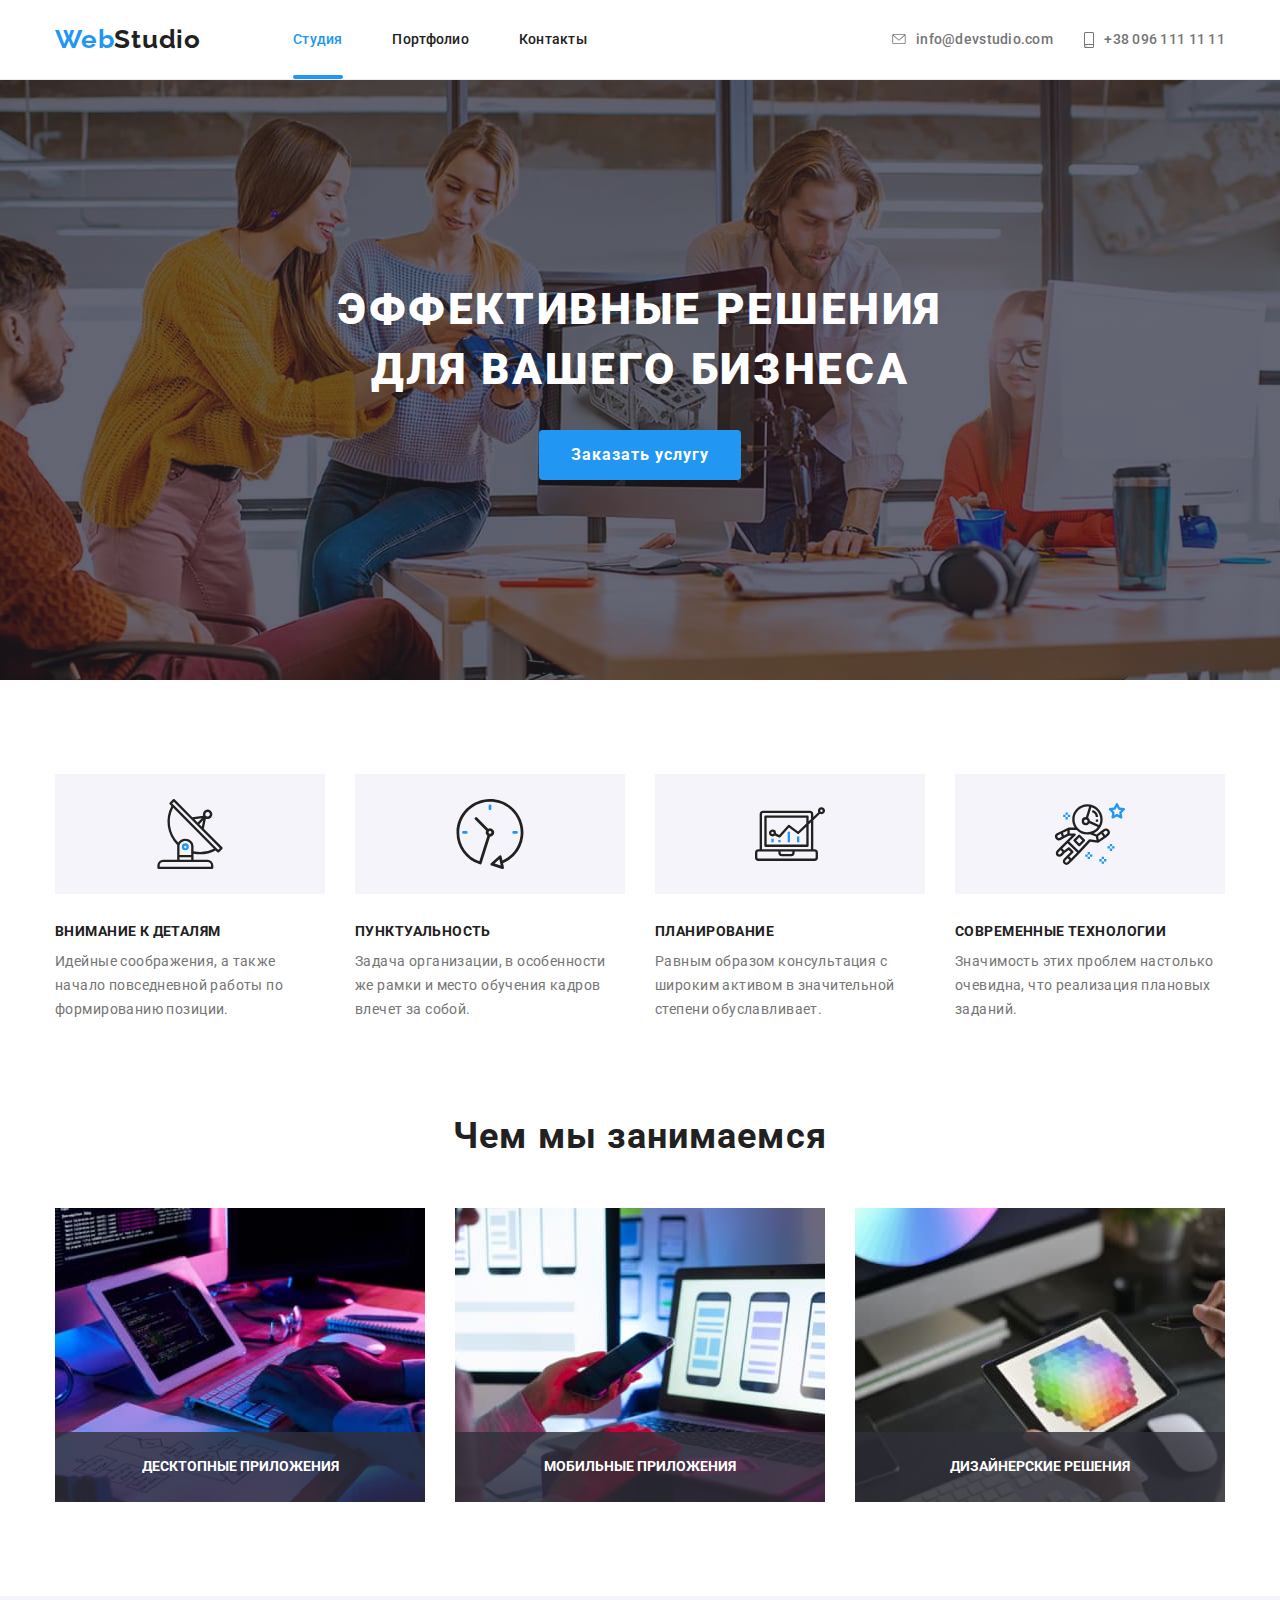
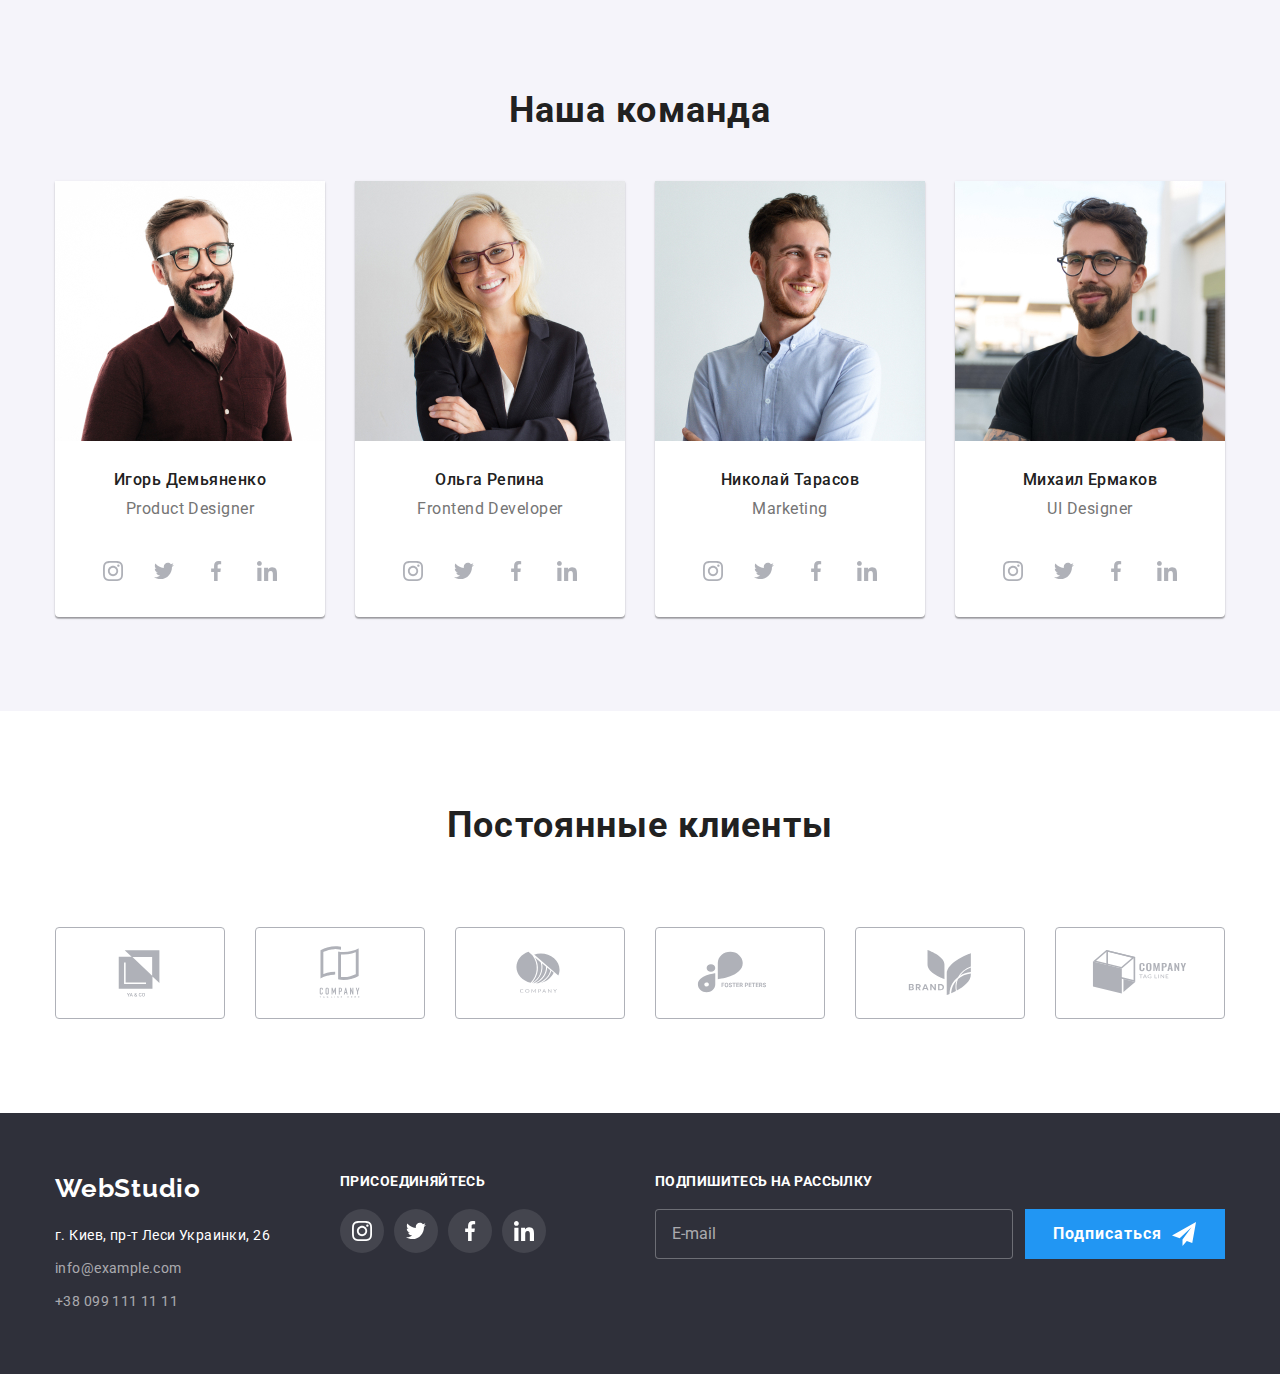
<file: index.html>
<!DOCTYPE html>
<html lang="ru">
<head>
    <meta charset="UTF-8">
    <meta http-equiv="X-UA-Compatible" content="IE=edge">
    <meta name="viewport" content="width=device-width, initial-scale=1.0">
    <title>GitHub/goit-markup-hw-08</title>   
    <link rel="stylesheet" href="https://cdnjs.cloudflare.com/ajax/libs/modern-normalize/1.0.0/modern-normalize.min.css"> 
    <link rel="stylesheet" href="https://fonts.googleapis.com/css2?family=Raleway:wght@700&family=Roboto:wght@400;500;700;900&display=swap">
    <link rel="stylesheet" href="./css/main.min.css">
</head>
<body>
    <header class="header ">
        <div class=" header__conteiner conteiner">
            <div class="header__navigation">
                <a class="header__logo" href="#"><span class="header__logo--blue">Web</span>Studio</a>
    
                <nav>
                    <ul class="site-nav list">
                        <li>
                            <a class="site-nav__link--active site-nav__link" href="#">Студия</a>
                        </li>
                        <li>
                            <a class="site-nav__link" href="./portfolio.html">Портфолио</a>
                        </li>
                        <li>
                            <a class="site-nav__link" href="#">Контакты</a>
                        </li>
                    </ul>
                </nav>
            </div>
    
            <button type="button" class="header__mobile-open">
                <svg class="header__mobile-svg" width="40px" height="40px">
                    <use href="./images/icons.svg#menu_mobile_brg_open"></use>
                </svg>
            </button>
    
            <ul class="contacts list">
                <li class="contacts__link">
                    <a class="contacts__mail contacts__link" href="mailto:info@devstudio.com">
                        <svg class="contacts__icon-mail">
                            <use href="./images/icons.svg#envelope"></use>
                        </svg> info@devstudio.com</a>
                </li>
                <li class="contacts__link">
                    <a class="contacts__phone contacts__link" href="tel:+380961111111">
                        <svg class="contacts__icon-phone">
                            <use href="./images/icons.svg#smartphone"></use>
                        </svg> +38 096 111 11 11</a>
                </li>
            </ul>
        </div>
    
        <div class="mobile is-hidden">
            <div class="mobile__conteiner conteiner">
    
                <button type="button" class="mobile__close-btn">
                    <svg class="mobile__svg" width="40px" height="40px">
                        <use href="./images/icons.svg#close_mobile_brg"></use>
                    </svg>
                </button>
    
                <nav class="mobile-nav">
                    <ul class="mobile-nav__menu list">
                        <li class="mobile-nav__item">
                            <a class="mobile-nav__link" href="#">Студия</a>
                        </li>
                        <li class="mobile-nav__item">
                            <a class="mobile-nav__link" href="./portfolio.html">Портфолио</a>
                        </li>
                        <li class="mobile-nav__item">
                            <a class="mobile-nav__link" href="#">Контакты</a>
                        </li>
                    </ul>
                </nav>
    
                <div class="mobile-contacts">
                    <ul class="mobile-contacts__list list">
                        <li class="mobile-contacts__item">
                            <a class="mobile-contacts__link">+38 096 111 11 11</a>
                        </li>
                        <li class="mobile-contacts__item">
                            <a class="mobile-contacts__link">info@devstudio.com</a>
                        </li>
                    </ul>
    
                    <ul class="mobile-media list">
                        <li class="mobile-media__item">
                            <a class="mobile-media__link">Instagram</a>
                        </li>
                        <li class="mobile-media__item">
                            <a class="mobile-media__link">Twitter</a>
                        </li>
                        <li class="mobile-media__item">
                            <a class="mobile-media__link">Facebook</a>
                        </li>
                        <li class="mobile-media__item">
                            <a class="mobile-media__link">LinkedIn</a>
                        </li>
                    </ul>
                </div>
    
            </div>
        </div>
    </header>

    <main>
            <section class="hero hero--overlay">
                <div class="conteiner">
                    <h1 class="hero__title">Эффективные решения<br> для вашего бизнеса</h1>
                    <button class="hero__open-modal" type="button" data-modal-open>Заказать услугу</button>
                    <div class="backdrop is-hidden" data-modal>
                        <div class="modal">
                        <button type="button" class="modal__button" data-modal-close>
                            <svg class="modal__button-close">
                                <use href="./images/icons.svg#close-modal"></use>
                            </svg>
                        </button>
                        <div class="form-section">
                        <p class="form-section__title">Оставьте свои данные, мы вам перезвоним</p>
                        <form class="form-section__list">
                        <div class="form-field">
                            <label for="name" class="form-field__label">Имя</label>
                            <div class="form-field__item">
                                <input type="text" class="form-field__input" name="name" id="name">
                                <svg class="form-field__svg">
                                    <use href="./images/icons.svg#person-black-form"></use>
                                </svg>
                            </div>
                        </div>
                        <div class="form-field" >
                            <label for="tel" class="form-field__label">Телефон</label>
                            <div class="form-field__item">
                                <input type="tel" class="form-field__input" name="tel" id="tel">
                                <svg class="form-field__svg">
                                    <use href="./images/icons.svg#phone-black-form"></use>
                                </svg>
                            </div>
                        </div>
                        <div class="form-field">
                            <label for="mail-form" class="form-field__label">Почта</label>
                            <div class="form-field__item">
                                <input type="email" class="form-field__input" name="mail" id="mail-form">
                                <svg class="form-field__svg">
                                    <use href="./images/icons.svg#email-black-form"></use>
                                </svg>
                            </div>
                        </div>
                        <div class="form-field">
                            <label for="comment" class="form-field__label">Комментарий</label>
                            <textarea id="comment" class="form-field__textarea" placeholder="Введите текст"></textarea>
                        </div>
                        <div class="form-policy">
                            <label class="form-policy__label">
                                <input type="checkbox" class="form-policy__checkbox" name="policy">
                                <span class="form-policy__checkbox-icon"></span>
                                <span>Соглашаюсь с рассылкой и принимаю <a href="#" class="form-policy__link"> Условия договора</a></span>
                            </label>
                        </div>
                            <button type="submit" class="form__button">Отправить</button>
                        </form>
                        </div>
                    </div>
                    </div>
                </div>
            </section>

            <section class="features-section">
                    <div class="conteiner">
                        <!--<h2>Особенности</h2>-->
                        <ul class="features-section__list list ">
                            <li class="features-section__item features-section__icon-antenna">
                                <h3 class="features-section__subtitle">Внимание к деталям</h3>
                                <p class="features-section__description">Идейные соображения, а также начало повседневной работы по формированию
                                    позиции.</p>
                            </li>
                            <li class="features-section__item features-section__icon-clock">
                                <h3 class="features-section__subtitle">Пунктуальность</h3>
                                <p class="features-section__description">Задача организации, в особенности же рамки и место обучения кадров
                                    влечет за собой.</p>
                            </li>
                            <li class="features-section__item features-section__icon-diagram">
                                <h3 class="features-section__subtitle">Планирование</h3>
                                <p class="features-section__description">Равным образом консультация с широким активом в значительной степени
                                    обуславливает.</p>
                            </li>
                            <li class="features-section__item features-section__icon-astronaut">
                                <h3 class="features-section__subtitle">Современные технологии</h3>
                                <p class="features-section__description">Значимость этих проблем настолько очевидна, что реализация плановых
                                    заданий.</p>
                            </li>
                        </ul>
                    </div>
            </section>

            <section class="works-section">
                    <h2 class="section-header">Чем мы занимаемся</h2>
                    <ul class="list works-section__list">
                        <li class="works-section__link">
                            <div class="work-description">
                                <picture>
                                    <source media="(min-width:1200px)"
                                        srcset="./images/desktope/work-section/work.jpg 1x, ./images/desktope/work-section/work@2x.jpg 2x">
                                    <source media="(min-width:1200px)"
                                        srcset="./images/desktope/work-section/work.webp 1x, ./images/desktope/work-section/work@2x.webp 2x"
                                        type="image/webp">
                                    <img class="work-description__image" src=".images/desktope/work-section/work.jpg" alt="наша-работа-1" width="370">
                                </picture>
                                <p class="work-description__text">Десктопные приложения</p>
                            </div>
                        </li>
                        <li class="works-section__link">
                            <div class="work-description">
                                <picture>
                                    <source media="(min-width:1200px)"
                                        srcset="./images/desktope/work-section/work2.jpg 1x, ./images/desktope/work-section/work2@2x.jpg 2x">
                                    <source media="(min-width:1200px)"
                                        srcset="./images/desktope/work-section/work2.webp 1x, ./images/desktope/work-section/work2@2x.webp 2x"
                                        type="image/webp">
                                    <img class="work-description__image" src="./images/work-section/work2.jpg" alt="наша-работа-2" width="370">
                                </picture>
                                <p class="work-description__text" >Мобильные приложения</p>
                            </div>
                        </li>
                        <li class="works-section__link">                            
                            <div class="work-description"> 
                                <picture>
                                    <source media="(min-width:1200px)"
                                        srcset="./images/desktope/work-section/work3.jpg 1x, ./images/desktope/work-section/work3@2x.jpg 2x">
                                    <source media="(min-width:1200px)"
                                        srcset="./images/desktope/work-section/work3.webp 1x, ./images/desktope/work-section/work3@2x.webp 2x"
                                        type="image/webp">
                                    <img class="work-description__image" src="./images/work-section/work3.jpg" alt="наша-работа-3" width="370">
                                </picture>
                                <p class="work-description__text">Дизайнерские решения</p>
                            </div>
                        </li>
                    </ul>
            </section>

            <section class="team-section">
                    <div class="conteiner">
                        <h2 class="section-header team-section__title">Наша команда</h2>
                        <ul class="team-section__list list">
                            <li class="team-section__item">
                                <picture>
                                    <source media="(min-width:1200px)" srcset="./images/desktope/team1.jpg 1x, ./images/desktope/team1@2x.jpg 2x">
                                    <source media="(min-width:1200px)" srcset="./images/desktope/team1.webp 1x, ./images/desktope/team1@2x.webp 2x" 
                                    type="image/webp">
                                    
                                    <source media="(min-width:768px)" srcset="./images/tablet/team1.jpg 1x, ./images/tablet/team1@2x.jpg 2x">
                                    <source media="(min-width:768px)" srcset="./images/tablet/team1.webp 1x, ./images/tablet/team1@2x.webp 2x"  type="image/webp">
                                    
                                    <source media="(max-width:767px)" srcset="./images/mobile/team1.jpg 1x, ./images/mobile/team1@2x.jpg 2x">
                                    <source media="(max-width:767px)" srcset="./images/mobile/team1.webp 1x, ./images/mobile/team1@2x.webp 2x" type="image/webp">

                                    <img 
                                    srcset="./images/desktope/team1.jpg 1x, ./images/desktope/team1@2x.jpg 2x" 
                                    class="team-section__card"
                                    src="#" alt="фото дизайнера" width="270">
                                </picture>
                                <h3 class="team-section__person-name">Игорь Демьяненко</h3>
                                <p class="team-section__person-position">Product Designer</p>
                                <ul class="list team-socials">
                                    <li>
                                        <a href="#" class="team-socials__link">
                                            <svg class="team-socials__svg">
                                                <use href="./images/icons.svg#instagram"></use>
                                            </svg>
                                        </a>
                                    </li>
                                    <li>
                                        <a href="#" class="team-socials__link">
                                            <svg class="team-socials__svg">
                                                <use href="./images/icons.svg#twitter"></use>
                                            </svg>
                                        </a>
                                    </li>
                                    <li>
                                        <a href="#" class="team-socials__link">
                                            <svg class="team-socials__svg">
                                                <use href="./images/icons.svg#facebook"></use>
                                            </svg>
                                        </a>
                                    </li>
                                    <li>
                                        <a href="#" class="team-socials__link">
                                            <svg class="team-socials__svg">
                                                <use href="./images/icons.svg#linkedin"></use>
                                            </svg>
                                        </a>
                                    </li>
                                </ul>
                            </li>
                            <li class="team-section__item">
                                <picture>
                                    <source media="(min-width:1200px)" srcset="./images/desktope/team2.jpg 1x, ./images/desktope/team2@2x.jpg 2x">
                                    <source media="(min-width:1200px)" srcset="./images/desktope/team2.webp 1x, ./images/desktope/team2@2x.webp 2x"
                                        type="image/webp">
                                
                                    <source media="(min-width:768px)" srcset="./images/tablet/team2.jpg 1x, ./images/tablet/team2@2x.jpg 2x">
                                    <source media="(min-width:768px)" srcset="./images/tablet/team2.webp 1x, ./images/tablet/team2@2x.webp 2x"
                                        type="image/webp">
                                
                                    <source media="(max-width:767px)" srcset="./images/mobile/team2.jpg 1x, ./images/mobile/team2@2x.jpg 2x">
                                    <source media="(max-width:767px)" srcset="./images/mobile/team2.webp 1x, ./images/mobile/team2@2x.webp 2x"
                                        type="image/webp">
                                
                                    <img srcset="./images/desktope/team2.jpg 1x, ./images/desktope/team2@2x.jpg 2x" class="team-section__card" src="#"
                                        alt="форо разработчика" width="270">
                                </picture>
                                <h3 class="team-section__person-name">Ольга Репина</h3>
                                <p class="team-section__person-position">Frontend Developer</p>
                                <ul class="list team-socials">
                                    <li>
                                        <a href="#" class="team-socials__link">
                                            <svg class="team-socials__svg">
                                                <use href="./images/icons.svg#instagram"></use>
                                            </svg>
                                        </a>
                                    </li>
                                    <li>
                                        <a href="#" class="team-socials__link">
                                            <svg class="team-socials__svg">
                                                <use href="./images/icons.svg#twitter"></use>
                                            </svg>
                                        </a>
                                    </li>
                                    <li>
                                        <a href="#" class="team-socials__link">
                                            <svg class="team-socials__svg">
                                                <use href="./images/icons.svg#facebook"></use>
                                            </svg>
                                        </a>
                                    </li>
                                    <li>
                                        <a href="#" class="team-socials__link">
                                            <svg class="team-socials__svg">
                                                <use href="./images/icons.svg#linkedin"></use>
                                            </svg>
                                        </a>
                                    </li>
                                </ul>
                            </li>
                            <li class="team-section__item">
                                <picture>
                                    <source media="(min-width:1200px)" srcset="./images/desktope/team3.jpg 1x, ./images/desktope/team3@2x.jpg 2x">
                                    <source media="(min-width:1200px)" srcset="./images/desktope/team3.webp 1x, ./images/desktope/team3@2x.webp 2x"
                                        type="image/webp">
                                
                                    <source media="(min-width:768px)" srcset="./images/tablet/team3.jpg 1x, ./images/tablet/team3@2x.jpg 2x">
                                    <source media="(min-width:768px)" srcset="./images/tablet/team3.webp 1x, ./images/tablet/team3@2x.webp 2x"
                                        type="image/webp">
                                
                                    <source media="(max-width:767px)" srcset="./images/mobile/team3.jpg 1x, ./images/mobile/team3@2x.jpg 2x">
                                    <source media="(max-width:767px)" srcset="./images/mobile/team3.webp 1x, ./images/mobile/team3@2x.webp 2x"
                                        type="image/webp">
                                
                                    <img srcset="./images/desktope/team3.jpg 1x, ./images/desktope/team3@2x.jpg 2x" class="team-section__card" src="#"
                                        alt="фото маркетинг менеджера" width="270">
                                </picture>
                                <h3 class="team-section__person-name">Николай Тарасов</h3>
                                <p class="team-section__person-position">Marketing</p>
                                <ul class="list team-socials">
                                    <li>
                                        <a href="#" class="team-socials__link">
                                            <svg class="team-socials__svg">
                                                <use href="./images/icons.svg#instagram"></use>
                                            </svg>
                                        </a>
                                    </li>
                                    <li>
                                        <a href="#" class="team-socials__link">
                                            <svg class="team-socials__svg">
                                                <use href="./images/icons.svg#twitter"></use>
                                            </svg>
                                        </a>
                                    </li>
                                    <li>
                                        <a href="#" class="team-socials__link">
                                            <svg class="team-socials__svg">
                                                <use href="./images/icons.svg#facebook"></use>
                                            </svg>
                                        </a>
                                    </li>
                                    <li>
                                        <a href="#" class="team-socials__link">
                                            <svg class="team-socials__svg">
                                                <use href="./images/icons.svg#linkedin"></use>
                                            </svg>
                                        </a>
                                    </li>
                                </ul>
                            </li>
                            <li class="team-section__item">
                                <picture>
                                    <source media="(min-width:1200px)" srcset="./images/desktope/team4.jpg 1x, ./images/desktope/team4@2x.jpg 2x">
                                    <source media="(min-width:1200px)" srcset="./images/desktope/team4.webp 1x, ./images/desktope/team4@2x.webp 2x"
                                        type="image/webp">
                                
                                    <source media="(min-width:768px)" srcset="./images/tablet/team4.jpg 1x, ./images/tablet/team4@2x.jpg 2x">
                                    <source media="(min-width:768px)" srcset="./images/tablet/team4.webp 1x, ./images/tablet/team4@2x.webp 2x"
                                        type="image/webp">
                                
                                    <source media="(max-width:767px)" srcset="./images/mobile/team4.jpg 1x, ./images/mobile/team4@2x.jpg 2x">
                                    <source media="(max-width:767px)" srcset="./images/mobile/team4.webp 1x, ./images/mobile/team4@2x.webp 2x"
                                        type="image/webp">
                                
                                    <img srcset="./images/desktope/team4.jpg 1x, ./images/desktope/team4@2x.jpg 2x" class="team-section__card" src="#"
                                        alt="фото UI дизайнера" width="270">
                                </picture>
                                <h3 class="team-section__person-name">Михаил Ермаков</h3>
                                <p class="team-section__person-position">UI Designer</p>
                                <ul class="list team-socials">
                                    <li>
                                        <a href="#" class="team-socials__link">
                                            <svg class="team-socials__svg">
                                                <use href="./images/icons.svg#instagram"></use>
                                            </svg>
                                        </a>
                                    </li>
                                    <li>
                                        <a href="#" class="team-socials__link">
                                            <svg class="team-socials__svg">
                                                <use href="./images/icons.svg#twitter"></use>
                                            </svg>
                                        </a>
                                    </li>
                                    <li>
                                        <a href="#" class="team-socials__link">
                                            <svg class="team-socials__svg">
                                                <use href="./images/icons.svg#facebook"></use>
                                            </svg>
                                        </a>
                                    </li>
                                    <li>
                                        <a href="#" class="team-socials__link">
                                            <svg class="team-socials__svg">
                                                <use href="./images/icons.svg#linkedin"></use>
                                            </svg>
                                        </a>
                                    </li>
                                </ul>
                            </li>
                        </ul>
                    </div>
            </section>

            <section>
                <div class="conteiner clients-section"> 
                <h2 class="section-header">Постоянные клиенты</h2>
                <ul class="list clients-section__list">
                    <li class="clients-section__item">
                        <a href="#" class="clients-section__link">
                            <svg class="clients-section__icon" width="106" height="60">
                                <use href="./images/icons.svg#logo-client1"></use>
                            </svg>
                        </a>
                    </li>
                    <li class="clients-section__item">
                        <a href="#" class="clients-section__link">
                            <svg class="clients-section__icon" width="106" height="60">
                                <use href="./images/icons.svg#logo-client2"></use>
                            </svg>
                        </a>
                    </li>
                    <li class="clients-section__item">
                        <a href="#" class="clients-section__link">
                            <svg class="clients-section__icon" width="106" height="60">
                                <use href="./images/icons.svg#logo-client3"></use>
                            </svg>
                        </a>
                    </li>
                    <li class="clients-section__item">
                        <a href="#" class="clients-section__link">
                            <svg class="clients-section__icon" width="106" height="60">
                                <use href="./images/icons.svg#logo-client4"></use>
                            </svg>
                        </a>
                    </li>
                    <li class="clients-section__item">
                        <a href="#" class="clients-section__link">
                            <svg class="clients-section__icon" width="106" height="60">
                                <use href="./images/icons.svg#logo-client5"></use>
                            </svg>
                        </a>
                    </li>
                    <li class="clients-section__item">
                        <a href="#" class="clients-section__link">
                            <svg class="clients-section__icon" width="106" height="60">
                                <use href="./images/icons.svg#logo-client6"></use>
                            </svg>
                        </a>
                    </li>
                </ul>
                </div>
            </section>

     </main>

    <footer class="footer">
        <div class="conteiner footer__section">
            <div class="footer__ipad">
                <div class="footer__address">
                    <a class="footer__logo" href="#"><span class="accent-logo">Web</span>Studio</a>
                    <address>
                        <ul class="footer-contacts list">
                            <li class="footer-contacts__item">
                                <p class="footer-contacts__local">г. Киев, пр-т Леси Украинки, 26</p>
                            </li>
                            <li class="footer-contacts__item">
                                <a class="footer-contacts__link" href="mailto:info@example.com">info@example.com</a>
                            </li>
                            <li class="footer-contacts__item">
                                <a class="footer-contacts__link" href="tel:+380991111111">+38 099 111 11 11</a>
                            </li>
                        </ul>
                    </address>
                </div>
                <section class="welcome">
                    <h3 class="footer__title">присоединяйтесь</h3>
                    <ul class="list welcome__icons">
                        <li>
                            <a href="#" class="welcome__link">
                                <svg class="welcome__icon">
                                    <use href="./images/icons.svg#footer-instagramm"></use>
                                </svg>
                            </a>
                        </li>
                        <li>
                            <a href="#" class="welcome__link">
                                <svg class="welcome__icon">
                                    <use href="./images/icons.svg#footer-twitter"></use>
                                </svg>
                            </a>
                        </li>
                        <li>
                            <a href="#" class="welcome__link">
                                <svg class="welcome__icon">
                                    <use href="./images/icons.svg#footer-facebook"></use>
                                </svg>
                            </a>
                        </li>
                        <li>
                            <a href="#" class="welcome__link">
                                <svg class="welcome__icon">
                                    <use href="./images/icons.svg#footer-linkedin"></use>
                                </svg>
                            </a>
                        </li>
                    </ul>
                </section>
            </div>
            <div class="subscribe">
                <h3 class="footer__title">Подпишитесь на рассылку</h3>
                <form class="subscribe__form">
                    <input type="email" class="subscribe__input" name="mail" id="mail" placeholder="E-mail">
                    <label class="subscribe__label" for="mail"></label>
                    <button class="subscribe__button" type="submit">Подписаться
                        <svg class="subscribe__icon">
                            <use href="./images/icons.svg#icon-send"></use>
                        </svg>
                    </button>
                </form>
            </div>
        </div>
    </footer>
    <script src="./js/mobile-menu.js"></script>
    <script src="./js/modal.js"></script>
</body>
</html>
</file>
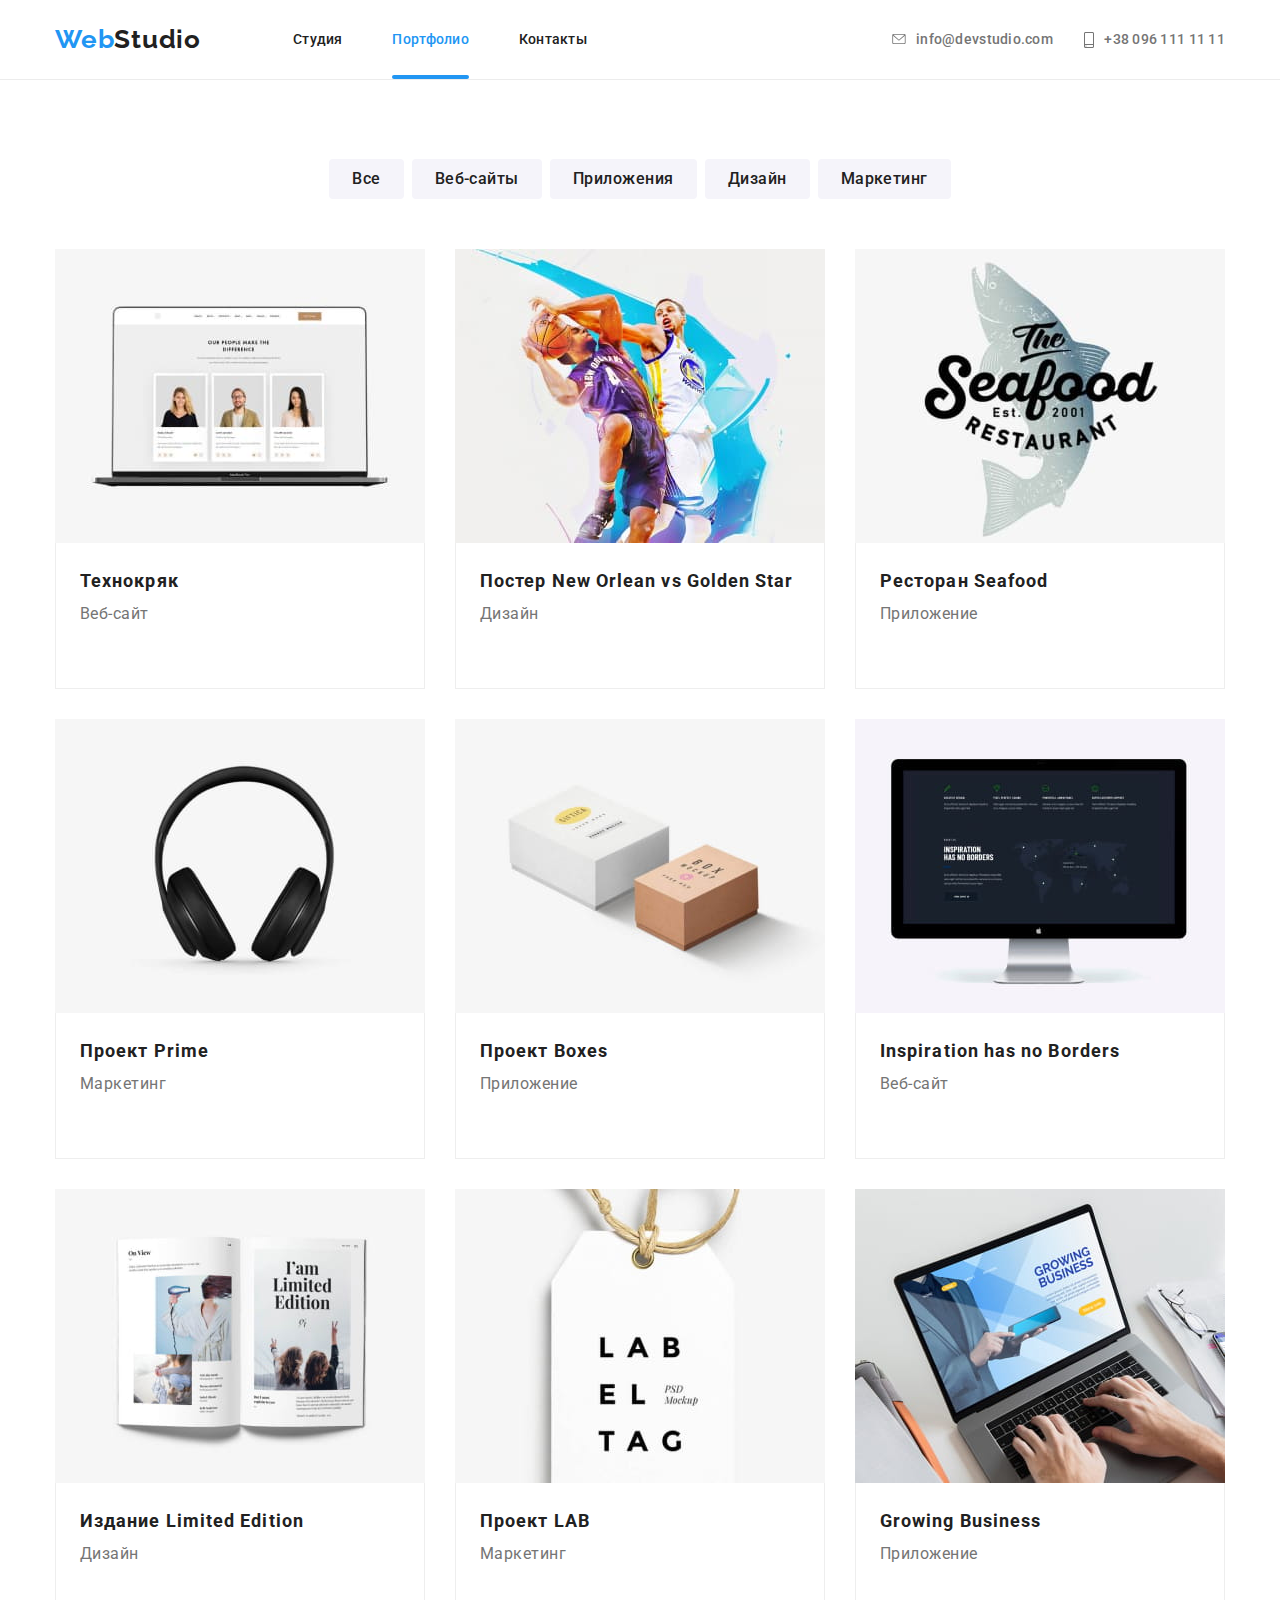
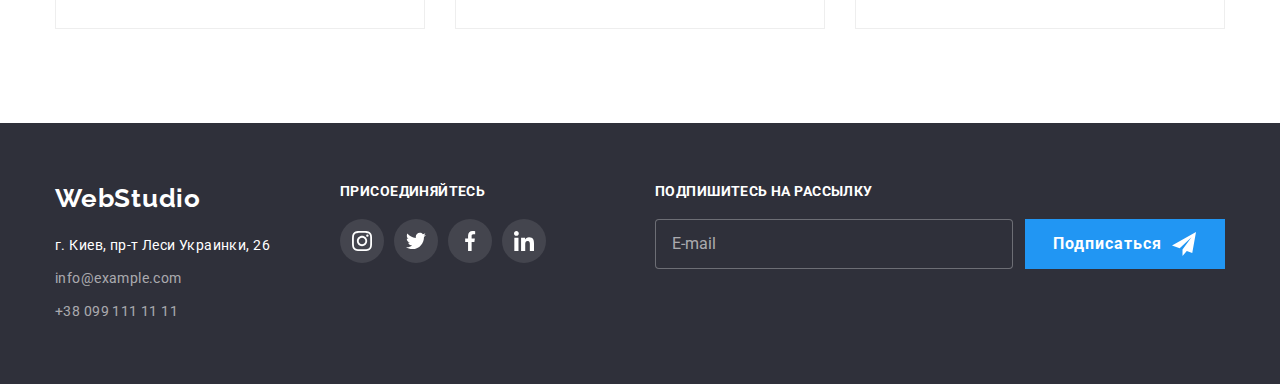
<file: portfolio.html>
<!DOCTYPE html>
<html lang="ru">

<head>
    <meta charset="UTF-8">
    <meta http-equiv="X-UA-Compatible" content="IE=edge">
    <meta name="viewport" content="width=device-width, initial-scale=1.0">
    <title>goit-markup-hw-08</title>
    <link rel="stylesheet" href="https://cdnjs.cloudflare.com/ajax/libs/modern-normalize/1.0.0/modern-normalize.min.css">
    <link rel="stylesheet" href="https://fonts.googleapis.com/css2?family=Raleway:wght@700&family=Roboto:wght@400;500;700;900&display=swap">
    <link rel="stylesheet" href="./css/main.min.css">
</head>

<body>
    <header class="header ">
        <div class=" header__conteiner conteiner">
            <div class="header__navigation">
                <a class="header__logo" href="#"><span class="header__logo--blue">Web</span>Studio</a>
    
                <nav>
                    <ul class="site-nav list">
                        <li>
                            <a class=" site-nav__link" href="./index.html">Студия</a>
                        </li>
                        <li>
                            <a class="site-nav__link--active site-nav__link" href="#">Портфолио</a>
                        </li>
                        <li>
                            <a class="site-nav__link" href="#">Контакты</a>
                        </li>
                    </ul>
                </nav>
            </div>
    
            <button type="button" class="header__mobile-open">
                <svg class="header__mobile-svg" width="40px" height="40px">
                    <use href="./images/icons.svg#menu_mobile_brg_open"></use>
                </svg>
            </button>
    
            <ul class="contacts list">
                <li class="contacts__link">
                    <a class="contacts__mail contacts__link" href="mailto:info@devstudio.com">
                        <svg class="contacts__icon-mail">
                            <use href="./images/icons.svg#envelope"></use>
                        </svg> info@devstudio.com</a>
                </li>
                <li class="contacts__link">
                    <a class="contacts__phone contacts__link" href="tel:+380961111111">
                        <svg class="contacts__icon-phone">
                            <use href="./images/icons.svg#smartphone"></use>
                        </svg> +38 096 111 11 11</a>
                </li>
            </ul>
        </div>
    
        <div class="mobile is-hidden">
            <div class="mobile__conteiner conteiner">
    
                <button type="button" class="mobile__close-btn">
                    <svg class="mobile__svg" width="40px" height="40px">
                        <use href="./images/icons.svg#close_mobile_brg"></use>
                    </svg>
                </button>
    
                <nav class="mobile-nav">
                    <ul class="mobile-nav__menu list">
                        <li class="mobile-nav__item">
                            <a class="mobile-nav__link" href="./index.html">Студия</a>
                        </li>
                        <li class="mobile-nav__item">
                            <a class="mobile-nav__link" href="#">Портфолио</a>
                        </li>
                        <li class="mobile-nav__item">
                            <a class="mobile-nav__link" href="#">Контакты</a>
                        </li>
                    </ul>
                </nav>
    
                <div class="mobile-contacts">
                    <ul class="mobile-contacts__list list">
                        <li class="mobile-contacts__item">
                            <a class="mobile-contacts__link">+38 096 111 11 11</a>
                        </li>
                        <li class="mobile-contacts__item">
                            <a class="mobile-contacts__link">info@devstudio.com</a>
                        </li>
                    </ul>
    
                    <ul class="mobile-media list">
                        <li class="mobile-media__item">
                            <a class="mobile-media__link">Instagram</a>
                        </li>
                        <li class="mobile-media__item">
                            <a class="mobile-media__link">Twitter</a>
                        </li>
                        <li class="mobile-media__item">
                            <a class="mobile-media__link">Facebook</a>
                        </li>
                        <li class="mobile-media__item">
                            <a class="mobile-media__link">LinkedIn</a>
                        </li>
                    </ul>
                </div>
    
            </div>
        </div>
    </header>

    <main>
<!-- <h1>Portfolio</h1> -->
        <section class="filter-section">
        <div class="conteiner">
            <h2 class="filter-section__hidden">Список фильтров </h2>
            <ul class="list filter-section__buttons">
                <li class="filter-section__item">
                    <button class="filter-section__button"  type="button">Все</button>
                </li>
                <li class="filter-section__item">
                    <button class="filter-section__button" type="button">Веб-сайты</button>
                </li>
                <li class="filter-section__item">
                    <button class="filter-section__button" type="button">Приложения</button>
                </li>
                <li class="filter-section__item">
                    <button class="filter-section__button" type="button">Дизайн</button>
                </li>
                <li class="filter-section__item">
                    <button class="filter-section__button"  type="button">Маркетинг</button>
                </li>
            </ul>
        </div>
        </section>

    <section class="cards-section">
        <div class="conteiner">
            <!-- <h2>Список карточек</h2> -->
            <ul class="cards-section__list list ">
                <li class="cards-section__item ">
                    <div class="project-card">
                        <picture>
                            <source media="(min-width:1200px)" srcset="./images/desktope/portfolio/img.jpg 1x, ./images/desktope/portfolio/img@2x.jpg 2x">
                            <source media="(min-width:1200px)" srcset="./images/desktope/portfolio/img.webp 1x, ./images/desktope/portfolio/img@2x.webp 2x"
                                type="image/webp">
                        
                            <source media="(min-width:768px)" srcset="./images/tablet/portfolio/img.jpg 1x, ./images/tablet/portfolio/img@2x.jpg 2x">
                            <source media="(min-width:768px)" srcset="./images/tablet/portfolio/img.webp 1x, ./images/tablet/portfolio/img@2x.webp 2x"
                                type="image/webp">
                        
                            <source media="(max-width:767px)" srcset="./images/mobile/portfolio/img.jpg 1x, ./images/mobile/portfolio/img@2x.jpg 2x">
                            <source media="(max-width:767px)" srcset="./images/mobile/portfolio/img.webp 1x, ./images/mobile/portfolio/img@2x.webp 2x"
                                type="image/webp">
                        
                            <img srcset="./images/desktope/portfolio/img.jpg 1x, ./images/desktope/portfolio/img@2x.jpg 2x" 
                            class="project-card__image"
                                src="./images/tehnokriack.jpg" alt="технокряк" width="370" >
                        </picture>
                        <div class="project-card--hover">
                            <p class="project-card__text">Технокряк это современная площадка распространения коронавируса. Компании используют эту
                                платформу для цифрового
                                шпионажа и атак на защищённые сервера конкурентов.</p>
                        </div>
                    </div>
                    <div class="bottom-card">
                        <h3 class="bottom-card__title">Технокряк</h3>
                        <p class="bottom-card__text">Веб-сайт</p>
                    </div>
                </li>
                <li class="cards-section__item">
                    <div class="project-card">
                        <picture>
                            <source media="(min-width:1200px)"
                                srcset="./images/desktope/portfolio/img-1.jpg 1x, ./images/desktope/portfolio/img-1@2x.jpg 2x">
                            <source media="(min-width:1200px)"
                                srcset="./images/desktope/portfolio/img-1.webp 1x, ./images/desktope/portfolio/img-1@2x.webp 2x" type="image/webp">
                        
                            <source media="(min-width:768px)"
                                srcset="./images/tablet/portfolio/img-1.jpg 1x, ./images/tablet/portfolio/img-1@2x.jpg 2x">
                            <source media="(min-width:768px)"
                                srcset="./images/tablet/portfolio/img-1.webp 1x, ./images/tablet/portfolio/img-1@2x.webp 2x" type="image/webp">
                        
                            <source media="(max-width:767px)"
                                srcset="./images/mobile/portfolio/img-1.jpg 1x, ./images/mobile/portfolio/img-1@2x.jpg 2x">
                            <source media="(max-width:767px)"
                                srcset="./images/mobile/portfolio/img-1.webp 1x, ./images/mobile/portfolio/img-1@2x.webp 2x" type="image/webp">
                        
                            <img srcset="./images/desktope/portfolio/img-1.jpg 1x, ./images/desktope/portfolio/img-1@2x.jpg 2x"
                                class="project-card__image" src="./images/posterneworlean.jpg" alt="постер New Orlean" width="370">
                        </picture>
                        <div class="project-card--hover">
                            <p class="project-card__text">Технокряк это современная площадка распространения коронавируса. Компании используют эту
                                платформу для
                                цифрового
                                шпионажа и атак на защищённые сервера конкурентов.</p>
                        </div>
                    </div>
                    <div class="bottom-card">
                        <h3 class="bottom-card__title">Постер New Orlean vs Golden Star</h3>
                        <p class="bottom-card__text">Дизайн</p>
                    </div>
                </li>
                <li class="cards-section__item">
                    <div class="project-card">
                        <picture>
                            <source media="(min-width:1200px)"
                                srcset="./images/desktope/portfolio/img-2.jpg 1x, ./images/desktope/portfolio/img-2@2x.jpg 2x">
                            <source media="(min-width:1200px)"
                                srcset="./images/desktope/portfolio/img-2.webp 1x, ./images/desktope/portfolio/img-2@2x.webp 2x"
                                type="image/webp">
                        
                            <source media="(min-width:768px)"
                                srcset="./images/tablet/portfolio/img-2.jpg 1x, ./images/tablet/portfolio/img-2@2x.jpg 2x">
                            <source media="(min-width:768px)"
                                srcset="./images/tablet/portfolio/img-2.webp 1x, ./images/tablet/portfolio/img-2@2x.webp 2x" type="image/webp">
                        
                            <source media="(max-width:767px)"
                                srcset="./images/mobile/portfolio/img-2.jpg 1x, ./images/mobile/portfolio/img-2@2x.jpg 2x">
                            <source media="(max-width:767px)"
                                srcset="./images/mobile/portfolio/img-2.webp 1x, ./images/mobile/portfolio/img-2@2x.webp 2x" type="image/webp">
                        
                            <img srcset="./images/desktope/portfolio/img-2.jpg 1x, ./images/desktope/portfolio/img-2@2x.jpg 2x"
                                class="project-card__image" src="./images/seafood.jpg" alt="ресторан Seafood" width="370">
                        </picture>
                        <div class="project-card--hover">
                            <p class="project-card__text">Технокряк это современная площадка распространения коронавируса. Компании используют эту
                                платформу для
                                цифрового
                                шпионажа и атак на защищённые сервера конкурентов.</p>
                        </div>
                    </div>
                    <div class="bottom-card">
                        <h3 class="bottom-card__title">Ресторан Seafood</h3>
                        <p class="bottom-card__text">Приложение</p>
                    </div>
                </li>
                <li class="cards-section__item">
                    <div class="project-card">
                        <picture>
                            <source media="(min-width:1200px)"
                                srcset="./images/desktope/portfolio/img-3.jpg 1x, ./images/desktope/portfolio/img-3@2x.jpg 2x">
                            <source media="(min-width:1200px)"
                                srcset="./images/desktope/portfolio/img-3.webp 1x, ./images/desktope/portfolio/img-3@2x.webp 2x"
                                type="image/webp">
                        
                            <source media="(min-width:768px)"
                                srcset="./images/tablet/portfolio/img-3.jpg 1x, ./images/tablet/portfolio/img-3@2x.jpg 2x">
                            <source media="(min-width:768px)"
                                srcset="./images/tablet/portfolio/img-3.webp 1x, ./images/tablet/portfolio/img-3@2x.webp 2x" type="image/webp">
                        
                            <source media="(max-width:767px)"
                                srcset="./images/mobile/portfolio/img-3.jpg 1x, ./images/mobile/portfolio/img-3@2x.jpg 2x">
                            <source media="(max-width:767px)"
                                srcset="./images/mobile/portfolio/img-3.webp 1x, ./images/mobile/portfolio/img-3@2x.webp 2x" type="image/webp">
                        
                            <img srcset="./images/desktope/portfolio/img-3.jpg 1x, ./images/desktope/portfolio/img-3@2x.jpg 2x"
                                class="project-card__image" src="./images/seafood.jpg" alt="ресторан Seafood" width="370">
                        </picture>
                        <div class="project-card--hover">
                            <p class="project-card__text">Технокряк это современная площадка распространения коронавируса. Компании используют эту
                                платформу для
                                цифрового
                                шпионажа и атак на защищённые сервера конкурентов.</p>
                        </div>
                    </div>
                    <div class="bottom-card">
                        <h3 class="bottom-card__title">Проект Prime</h3>
                        <p class="bottom-card__text">Маркетинг</p>
                    </div>
                </li>
                <li class="cards-section__item">
                    <div class="project-card">
                        <picture>
                            <source media="(min-width:1200px)"
                                srcset="./images/desktope/portfolio/img-4.jpg 1x, ./images/desktope/portfolio/img-4@2x.jpg 2x">
                            <source media="(min-width:1200px)"
                                srcset="./images/desktope/portfolio/img-4.webp 1x, ./images/desktope/portfolio/img-4@2x.webp 2x"
                                type="image/webp">
                        
                            <source media="(min-width:768px)"
                                srcset="./images/tablet/portfolio/img-4.jpg 1x, ./images/tablet/portfolio/img-4@2x.jpg 2x">
                            <source media="(min-width:768px)"
                                srcset="./images/tablet/portfolio/img-4.webp 1x, ./images/tablet/portfolio/img-4@2x.webp 2x" type="image/webp">
                        
                            <source media="(max-width:767px)"
                                srcset="./images/mobile/portfolio/img-4.jpg 1x, ./images/mobile/portfolio/img-4@2x.jpg 2x">
                            <source media="(max-width:767px)"
                                srcset="./images/mobile/portfolio/img-4.webp 1x, ./images/mobile/portfolio/img-4@2x.webp 2x" type="image/webp">
                        
                            <img srcset="./images/desktope/portfolio/img-4.jpg 1x, ./images/desktope/portfolio/img-4@2x.jpg 2x"
                                class="project-card__image" src="./images/boxes.jpg" alt="Проект Boxes" width="370">
                        </picture>
                        <div class="project-card--hover">
                            <p class="project-card__text">Технокряк это современная площадка распространения коронавируса. Компании используют эту
                                платформу для
                                цифрового
                                шпионажа и атак на защищённые сервера конкурентов.</p>
                        </div>
                    </div>
                    <div class="bottom-card">
                        <h3 class="bottom-card__title">Проект Boxes</h3>
                        <p class="bottom-card__text">Приложение</p>
                    </div>
                </li>
                <li class="cards-section__item">
                    <div class="project-card">
                        <picture>
                            <source media="(min-width:1200px)"
                                srcset="./images/desktope/portfolio/img-5.jpg 1x, ./images/desktope/portfolio/img-5@2x.jpg 2x">
                            <source media="(min-width:1200px)"
                                srcset="./images/desktope/portfolio/img-5.webp 1x, ./images/desktope/portfolio/img-5@2x.webp 2x"
                                type="image/webp">
                        
                            <source media="(min-width:768px)"
                                srcset="./images/tablet/portfolio/img-5.jpg 1x, ./images/tablet/portfolio/img-5@2x.jpg 2x">
                            <source media="(min-width:768px)"
                                srcset="./images/tablet/portfolio/img-5.webp 1x, ./images/tablet/portfolio/img-5@2x.webp 2x" type="image/webp">
                        
                            <source media="(max-width:767px)"
                                srcset="./images/mobile/portfolio/img-5.jpg 1x, ./images/mobile/portfolio/img-5@2x.jpg 2x">
                            <source media="(max-width:767px)"
                                srcset="./images/mobile/portfolio/img-5.webp 1x, ./images/mobile/portfolio/img-5@2x.webp 2x" type="image/webp">
                        
                            <img srcset="./images/desktope/portfolio/img-5.jpg 1x, ./images/desktope/portfolio/img-5@2x.jpg 2x"
                                class="project-card__image" src="./images/inspiration.jpg" alt="Inspiration" width="370">
                        </picture>
                        <div class="project-card--hover">
                            <p class="project-card__text">Технокряк это современная площадка распространения коронавируса. Компании используют эту
                                платформу для
                                цифрового
                                шпионажа и атак на защищённые сервера конкурентов.</p>
                        </div>
                    </div>
                    <div class="bottom-card">
                        <h3 class="bottom-card__title">Inspiration has no Borders</h3>
                        <p class="bottom-card__text">Веб-сайт</p>
                    </div>
                </li>
                <li class="cards-section__item">
                    <div class="project-card">
                        <picture>
                            <source media="(min-width:1200px)"
                                srcset="./images/desktope/portfolio/img-6.jpg 1x, ./images/desktope/portfolio/img-6@2x.jpg 2x">
                            <source media="(min-width:1200px)"
                                srcset="./images/desktope/portfolio/img-6.webp 1x, ./images/desktope/portfolio/img-6@2x.webp 2x"
                                type="image/webp">
                        
                            <source media="(min-width:768px)"
                                srcset="./images/tablet/portfolio/img-6.jpg 1x, ./images/tablet/portfolio/img-6@2x.jpg 2x">
                            <source media="(min-width:768px)"
                                srcset="./images/tablet/portfolio/img-6.webp 1x, ./images/tablet/portfolio/img-6@2x.webp 2x" type="image/webp">
                        
                            <source media="(max-width:767px)"
                                srcset="./images/mobile/portfolio/img-6.jpg 1x, ./images/mobile/portfolio/img-6@2x.jpg 2x">
                            <source media="(max-width:767px)"
                                srcset="./images/mobile/portfolio/img-6.webp 1x, ./images/mobile/portfolio/img-6@2x.webp 2x" type="image/webp">
                        
                            <img srcset="./images/desktope/portfolio/img-6.jpg 1x, ./images/desktope/portfolio/img-6@2x.jpg 2x"
                                class="project-card__image" src="./images/limited.jpg" alt="Издание Limited Edition" width="370">
                        </picture>
                        <div class="project-card--hover">
                            <p class="project-card__text">Технокряк это современная площадка распространения коронавируса. Компании используют эту
                                платформу для
                                цифрового
                                шпионажа и атак на защищённые сервера конкурентов.</p>
                        </div>
                    </div>
                    <div class="bottom-card">
                        <h3 class="bottom-card__title">Издание Limited Edition</h3>
                        <p class="bottom-card__text">Дизайн</p>
                    </div>
                </li>
                <li class="cards-section__item">
                    <div class="project-card">
                        <picture>
                            <source media="(min-width:1200px)"
                                srcset="./images/desktope/portfolio/img-7.jpg 1x, ./images/desktope/portfolio/img-7@2x.jpg 2x">
                            <source media="(min-width:1200px)"
                                srcset="./images/desktope/portfolio/img-7.webp 1x, ./images/desktope/portfolio/img-7@2x.webp 2x"
                                type="image/webp">
                        
                            <source media="(min-width:768px)"
                                srcset="./images/tablet/portfolio/img-7.jpg 1x, ./images/tablet/portfolio/img-7@2x.jpg 2x">
                            <source media="(min-width:768px)"
                                srcset="./images/tablet/portfolio/img-7.webp 1x, ./images/tablet/portfolio/img-7@2x.webp 2x" type="image/webp">
                        
                            <source media="(max-width:767px)"
                                srcset="./images/mobile/portfolio/img-7.jpg 1x, ./images/mobile/portfolio/img-7@2x.jpg 2x">
                            <source media="(max-width:767px)"
                                srcset="./images/mobile/portfolio/img-7.webp 1x, ./images/mobile/portfolio/img-7@2x.webp 2x" type="image/webp">
                        
                            <img srcset="./images/desktope/portfolio/img-7.jpg 1x, ./images/desktope/portfolio/img-7@2x.jpg 2x"
                                class="project-card__image" src="./images/projectlab.jpg" alt="Проект LAB"  width="370">
                        </picture>
                        <div class="project-card--hover">
                            <p class="project-card__text">Технокряк это современная площадка распространения коронавируса. Компании используют эту
                                платформу для
                                цифрового
                                шпионажа и атак на защищённые сервера конкурентов.</p>
                        </div>
                    </div>
                    <div class="bottom-card">
                        <h3 class="bottom-card__title">Проект LAB</h3>
                        <p class="bottom-card__text">Маркетинг</p>
                    </div>
                </li>
                <li class="cards-section__item">
                    <div class="project-card">
                        <picture>
                            <source media="(min-width:1200px)"
                                srcset="./images/desktope/portfolio/img-8.jpg 1x, ./images/desktope/portfolio/img-8@2x.jpg 2x">
                            <source media="(min-width:1200px)"
                                srcset="./images/desktope/portfolio/img-8.webp 1x, ./images/desktope/portfolio/img-8@2x.webp 2x"
                                type="image/webp">
                        
                            <source media="(min-width:768px)"
                                srcset="./images/tablet/portfolio/img-8.jpg 1x, ./images/tablet/portfolio/img-8@2x.jpg 2x">
                            <source media="(min-width:768px)"
                                srcset="./images/tablet/portfolio/img-8.webp 1x, ./images/tablet/portfolio/img-8@2x.webp 2x" type="image/webp">
                        
                            <source media="(max-width:767px)"
                                srcset="./images/mobile/portfolio/img-8.jpg 1x, ./images/mobile/portfolio/img-8@2x.jpg 2x">
                            <source media="(max-width:767px)"
                                srcset="./images/mobile/portfolio/img-8.webp 1x, ./images/mobile/portfolio/img-8@2x.webp 2x" type="image/webp">
                        
                            <img srcset="./images/desktope/portfolio/img-8.jpg 1x, ./images/desktope/portfolio/img-8@2x.jpg 2x"
                                class="project-card__image" src="./images/growing.jpg" alt="Growing Business" width="370">
                        </picture>
                        <div class="project-card--hover">
                            <p class="project-card__text">Технокряк это современная площадка распространения коронавируса. Компании используют эту
                                платформу для
                                цифрового
                                шпионажа и атак на защищённые сервера конкурентов.</p>
                        </div>
                    </div>
                    <div class="bottom-card">
                        <h3 class="bottom-card__title">Growing Business</h3>
                        <p class="bottom-card__text">Приложение</p>
                    </div>
                </li>
            </ul>
        </div>
    </section>
    </main>

<footer class="footer">
    <div class="conteiner footer__section">
        <div class="footer__ipad">
            <div class="footer__address">
                <a class="footer__logo" href="#"><span class="accent-logo">Web</span>Studio</a>
                <address>
                    <ul class="footer-contacts list">
                        <li class="footer-contacts__item">
                            <p class="footer-contacts__local">г. Киев, пр-т Леси Украинки, 26</p>
                        </li>
                        <li class="footer-contacts__item">
                            <a class="footer-contacts__link" href="mailto:info@example.com">info@example.com</a>
                        </li>
                        <li class="footer-contacts__item">
                            <a class="footer-contacts__link" href="tel:+380991111111">+38 099 111 11 11</a>
                        </li>
                    </ul>
                </address>
            </div>
            <section class="welcome">
                <h3 class="footer__title">присоединяйтесь</h3>
                <ul class="list welcome__icons">
                    <li>
                        <a href="#" class="welcome__link">
                            <svg class="welcome__icon">
                                <use href="./images/icons.svg#footer-instagramm"></use>
                            </svg>
                        </a>
                    </li>
                    <li>
                        <a href="#" class="welcome__link">
                            <svg class="welcome__icon">
                                <use href="./images/icons.svg#footer-twitter"></use>
                            </svg>
                        </a>
                    </li>
                    <li>
                        <a href="#" class="welcome__link">
                            <svg class="welcome__icon">
                                <use href="./images/icons.svg#footer-facebook"></use>
                            </svg>
                        </a>
                    </li>
                    <li>
                        <a href="#" class="welcome__link">
                            <svg class="welcome__icon">
                                <use href="./images/icons.svg#footer-linkedin"></use>
                            </svg>
                        </a>
                    </li>
                </ul>
            </section>
        </div>
        <div class="subscribe">
            <h3 class="footer__title">Подпишитесь на рассылку</h3>
            <form class="subscribe__form">
                <input type="email" class="subscribe__input" name="mail" id="mail" placeholder="E-mail">
                <label class="subscribe__label" for="mail"></label>
                <button class="subscribe__button" type="submit">Подписаться
                    <svg class="subscribe__icon">
                        <use href="./images/icons.svg#icon-send"></use>
                    </svg>
                </button>
            </form>
        </div>
    </div>
</footer>

<script src="./js/mobile-menu.js"></script>

</body>

</html>
</file>
<file: css/main.min.css>
body{color:#212121;font-family:Roboto,sans-serif}h1,h2,h3,p,ul{margin:0;padding:0}.list{list-style:none}.section-header{font-style:normal;font-size:36px;line-height:1.16;text-align:center;letter-spacing:0.03em}.conteiner{padding:0 15px;width:100%;margin:0 auto}@media screen and (min-width: 480px){.conteiner{max-width:480px}}@media screen and (min-width: 768px){.conteiner{max-width:768px}}@media screen and (min-width: 1200px){.conteiner{max-width:1200px}}.header{display:-webkit-box;display:-ms-flexbox;display:flex;border-bottom:1px solid #ececec;height:60px;-webkit-box-align:center;-ms-flex-align:center;align-items:center;-webkit-box-pack:justify;-ms-flex-pack:justify;justify-content:space-between}@media screen and (min-width: 768px){.header{height:80px}}.header__navigation{display:-webkit-box;display:-ms-flexbox;display:flex;-webkit-box-align:center;-ms-flex-align:center;align-items:center}.header__logo{width:134px;margin-right:88px;color:#212121;font-family:Raleway,sans-serif;font-weight:700;font-size:24px;line-height:1.16;letter-spacing:0.03em;text-decoration:none}@media screen and (min-width: 1200px){.header__logo{width:145px;margin-right:93px;font-size:26px;line-height:1.19}}.header__logo--blue{color:#2196f3}.header__mobile-open{background:transparent;border:none;padding:0;cursor:pointer}@media screen and (min-width: 768px){.header__mobile-open{display:none}}.header__mobile-svg{width:40px;height:40px;fill:#212121}.header__conteiner{display:-webkit-box;display:-ms-flexbox;display:flex;-webkit-box-align:center;-ms-flex-align:center;align-items:center;-webkit-box-pack:justify;-ms-flex-pack:justify;justify-content:space-between}@media screen and (min-width: 768px){.header__conteiner{-webkit-box-pack:left;-ms-flex-pack:left;justify-content:left}}@media screen and (min-width: 1200px){.header__conteiner{-webkit-box-pack:justify;-ms-flex-pack:justify;justify-content:space-between}}.site-nav{padding-top:32px;padding-bottom:32px;display:-webkit-box;display:-ms-flexbox;display:flex;width:294px;-webkit-box-pack:justify;-ms-flex-pack:justify;justify-content:space-between}@media screen and (min-width: 768px){.site-nav{margin-right:84px}}@media screen and (min-width: 1200px){.site-nav{margin-right:0px;padding-left:0px}}@media screen and (max-width: 767px){.site-nav{display:none}}.site-nav__link{color:#212121;font-weight:500;font-size:14px;line-height:1.14;letter-spacing:0.02em;text-decoration:none;-webkit-transition-property:color;transition-property:color;-webkit-transition-duration:250ms;transition-duration:250ms;-webkit-transition-timing-function:cubic-bezier(0.4, 0, 0.2, 1);transition-timing-function:cubic-bezier(0.4, 0, 0.2, 1)}.site-nav__link--active{position:relative}.site-nav__link:hover,.site-nav__link:focus,.site-nav .site-nav__link--active{color:#2196f3}.site-nav__link--active::after{content:"";position:absolute;left:0;bottom:-32px;display:block;width:100%;height:4px;border-radius:2px;background-color:#2196f3}.contacts{padding-top:21px;padding-bottom:21px;width:138px}@media screen and (max-width: 767px){.contacts{display:none}}@media screen and (min-width: 1200px){.contacts{display:-webkit-box;display:-ms-flexbox;display:flex;-webkit-box-pack:justify;-ms-flex-pack:justify;justify-content:space-between;width:333px;padding-top:32px;padding-bottom:32px;margin-bottom:0}}.contacts__link{color:#757575;font-weight:500;font-size:12px;line-height:1.14;letter-spacing:0.02em;text-decoration:none;-webkit-transition-property:color;transition-property:color;-webkit-transition-duration:250ms;transition-duration:250ms;-webkit-transition-timing-function:cubic-bezier(0.4, 0, 0.2, 1);transition-timing-function:cubic-bezier(0.4, 0, 0.2, 1)}@media screen and (min-width: 768px){.contacts__link{display:-webkit-box;display:-ms-flexbox;display:flex;-webkit-box-align:center;-ms-flex-align:center;align-items:center}}@media screen and (min-width: 1200px){.contacts__link{font-size:14px;margin-bottom:0}}.contacts__link:not(:last-child){margin-bottom:10px}@media screen and (min-width: 1200px){.contacts__link:not(:last-child){margin-right:30px;margin-bottom:0}}.contacts__icon-mail{fill:currentColor;margin-right:8px;width:14px;height:10px}@media screen and (min-width: 1200px){.contacts__icon-mail{margin-right:10px;width:14px;height:10px}}.contacts__icon-phone{fill:currentColor;margin-right:8px;width:10px;height:14px}@media screen and (min-width: 1200px){.contacts__icon-phone{margin-right:10px;width:10px;height:16px}}.contacts__link:hover,.contacts__link:focus{color:#2196f3}.mobile{position:fixed;z-index:100;top:0;width:100vw;height:100vh;background-color:#fff}@media screen and (min-width: 768px){.mobile{display:none}}.mobile__conteiner{display:-webkit-box;display:-ms-flexbox;display:flex;-webkit-box-orient:vertical;-webkit-box-direction:normal;-ms-flex-direction:column;flex-direction:column;-webkit-box-pack:justify;-ms-flex-pack:justify;justify-content:space-between;position:relative;height:100vh;padding:48px 40px}.mobile__close-btn{background-color:transparent;border:none;padding:0;cursor:pointer;position:absolute;top:10px;right:15px}.mobile.is-hidden{opacity:0;pointer-events:none}.mobile-nav__menu{list-style:none}.mobile-nav__item{margin-bottom:32px}.mobile-nav__link:hover,.mobile-nav__link:focus{color:#2196f3}.mobile-nav__link{display:inline-block;text-decoration:none;font-family:Roboto;font-style:normal;font-weight:500;font-size:40px;line-height:1.17;letter-spacing:0.02em;color:#212121;-webkit-transition:color 250ms cubic-bezier(0.4, 0, 0.2, 1);transition:color 250ms cubic-bezier(0.4, 0, 0.2, 1)}.mobile-contacts__list{margin-bottom:64px}.mobile-contacts__item{margin-top:32px}.mobile-contacts__link:hover,.mobile-contacts__link:focus{color:#2196f3}.mobile-contacts__link{font-family:Roboto;font-weight:500;font-size:24px;line-height:1.16;letter-spacing:0.02em;-webkit-transition:color 250ms cubic-bezier(0.4, 0, 0.2, 1);transition:color 250ms cubic-bezier(0.4, 0, 0.2, 1);color:#757575}.mobile-media{display:-webkit-box;display:-ms-flexbox;display:flex;-ms-flex-wrap:wrap;flex-wrap:wrap;margin-top:-10px}.mobile-media__link{font-family:Roboto;font-style:normal;font-weight:500;font-size:18px;line-height:1.22;letter-spacing:0.02em;color:#2196f3}.mobile-media__item{position:relative;margin-top:10px}.mobile-media__item:not(:last-child){margin-right:20px}.mobile-media__item:not(:last-child)::after{content:"";position:absolute;top:0;right:-10px;width:0px;height:22px;border:1px solid rgba(33,33,33,0.2)}.filter-section{padding-top:60px;padding-bottom:40px}@media screen and (min-width: 768px){.filter-section{padding-bottom:30px}}@media screen and (min-width: 1200px){.filter-section{padding-top:94px;padding-bottom:50px}}.filter-section__hidden{display:none}.filter-section__button{border-radius:4px;border:1px solid transparent;padding:6px 22px;min-width:73px;color:#212121;background-color:#f5f4fa;cursor:pointer;font-weight:500;font-size:16px;line-height:1.62;letter-spacing:0.03em;-webkit-transition-property:color, background-color;transition-property:color, background-color;-webkit-transition-duration:250ms;transition-duration:250ms;-webkit-transition-timing-function:cubic-bezier(0.4, 0, 0.2, 1);transition-timing-function:cubic-bezier(0.4, 0, 0.2, 1)}.filter-section__button:hover,.filter-section__button:focus{color:#fff;background-color:#2196f3}.filter-section__buttons{display:-webkit-box;display:-ms-flexbox;display:flex;-ms-flex-wrap:wrap;flex-wrap:wrap;-webkit-box-pack:left;-ms-flex-pack:left;justify-content:left;margin-top:-15px}@media screen and (min-width: 768px){.filter-section__buttons{-webkit-box-pack:center;-ms-flex-pack:center;justify-content:center}}.filter-section__item:not(:last-child){margin-right:8px}.filter-section__item:hover,.filter-section__item:focus{-webkit-box-shadow:0px 2px rgba(0,0,0,0.12),0px 1px rgba(0,0,0,0.08),0px 3px rgba(0,0,0,0.1);box-shadow:0px 2px rgba(0,0,0,0.12),0px 1px rgba(0,0,0,0.08),0px 3px rgba(0,0,0,0.1)}.filter-section__item{-webkit-transition-property:-webkit-box-shadow;transition-property:-webkit-box-shadow;transition-property:box-shadow;transition-property:box-shadow, -webkit-box-shadow;-webkit-transition-duration:250ms;transition-duration:250ms;-webkit-transition-timing-function:cubic-bezier(0.4, 0, 0.2, 1);transition-timing-function:cubic-bezier(0.4, 0, 0.2, 1);margin-top:15px}@media screen and (min-width: 768px){.filter-section__item{margin-top:0}}.cards-section{padding-bottom:60px}@media screen and (min-width: 1200px){.cards-section{padding-bottom:94px}}.cards-section__list{display:-webkit-box;display:-ms-flexbox;display:flex;-ms-flex-wrap:wrap;flex-wrap:wrap;margin-top:-30px}@media screen and (min-width: 768px){.cards-section__list{margin-left:-30px}}.cards-section__item{width:100%;margin-top:30px;-webkit-transition-property:-webkit-box-shadow;transition-property:-webkit-box-shadow;transition-property:box-shadow;transition-property:box-shadow, -webkit-box-shadow;-webkit-transition-duration:250ms;transition-duration:250ms;-webkit-transition-timing-function:cubic-bezier(0.4, 0, 0.2, 1);transition-timing-function:cubic-bezier(0.4, 0, 0.2, 1)}@media screen and (min-width: 768px){.cards-section__item{-ms-flex-preferred-size:calc(100% / 2 - 30px);flex-basis:calc(100% / 2 - 30px);margin-left:30px}}@media screen and (min-width: 1200px){.cards-section__item{-ms-flex-preferred-size:calc(100% / 3 - 30px);flex-basis:calc(100% / 3 - 30px)}}.cards-section__item:hover,.cards-section__item:focus{-webkit-box-shadow:0px 1px 1px rgba(0,0,0,0.12),0px 4px 4px rgba(0,0,0,0.06),1px 4px 6px rgba(0,0,0,0.16);box-shadow:0px 1px 1px rgba(0,0,0,0.12),0px 4px 4px rgba(0,0,0,0.06),1px 4px 6px rgba(0,0,0,0.16)}.cards-section__item:nth-child(3n+3){margin-right:0px}.project-card{position:relative;overflow:hidden}.project-card__image{width:100%;height:auto;display:block}.project-card__text{font-size:16px;font-weight:400;line-height:1.55;letter-spacing:0.03em;padding-left:24px;padding-right:24px;color:#fff}@media screen and (min-width: 480px){.project-card__text{font-size:18px}}@media screen and (min-width: 1200px){.project-card__text{padding:63px 24px}}.project-card--hover{display:-webkit-box;display:-ms-flexbox;display:flex;-webkit-box-align:center;-ms-flex-align:center;align-items:center;position:absolute;top:1px;left:0;width:100%;height:100%;background-color:rgba(33,150,243,0.9);-webkit-transform:translateY(100%);transform:translateY(100%);-webkit-transition:-webkit-transform 250ms cubic-bezier(0.4, 0, 0.2, 1);transition:-webkit-transform 250ms cubic-bezier(0.4, 0, 0.2, 1);transition:transform 250ms cubic-bezier(0.4, 0, 0.2, 1);transition:transform 250ms cubic-bezier(0.4, 0, 0.2, 1), -webkit-transform 250ms cubic-bezier(0.4, 0, 0.2, 1)}@media screen and (min-width: 1200px){.project-card--hover{width:370px}}.cards-section__item:hover .project-card--hover{-webkit-transform:translateY(0);transform:translateY(0)}.bottom-card{height:146px;padding-left:20px;padding-right:20px;padding-top:20px;border-bottom:1px solid #eeeeee;border-right:1px solid #eeeeee;border-left:1px solid #eeeeee}@media screen and (min-width: 1200px){.bottom-card{padding:20px 24px}}.bottom-card__text{color:#757575;font-size:16px;line-height:1.87;letter-spacing:0.03em}.bottom-card__title{font-size:18px;line-height:2;letter-spacing:0.06em}.footer{color:#fff;background-color:#2f303a}@media screen and (max-width: 1199px){.footer__address{padding-bottom:60px}}.footer__logo{text-align:center;width:145px;color:#fff;font-family:Raleway,sans-serif;font-weight:700;font-size:26px;line-height:1.19;letter-spacing:0.03em;text-decoration:none}.footer__title{font-style:normal;font-weight:bold;font-size:14px;line-height:1.143;letter-spacing:0.03em;text-transform:uppercase;color:#fff}.footer__section{text-align:center;padding-top:60px;padding-bottom:60px}@media screen and (min-width: 1200px){.footer__section{display:-webkit-box;display:-ms-flexbox;display:flex;-webkit-box-align:start;-ms-flex-align:start;align-items:flex-start;text-align:left;-webkit-box-pack:justify;-ms-flex-pack:justify;justify-content:space-between}}@media screen and (min-width: 768px){.footer__ipad{display:-webkit-box;display:-ms-flexbox;display:flex;-ms-flex-pack:distribute;justify-content:space-around}}.footer-contacts{margin-top:20px}.footer-contacts__link{margin-bottom:0px;color:rgba(255,255,255,0.6);font-family:Roboto,sans-serif;font-weight:400;font-size:14px;line-height:1.71;letter-spacing:0.03em;text-decoration:none;font-style:normal;-webkit-transition-property:color;transition-property:color;-webkit-transition-duration:250ms;transition-duration:250ms;-webkit-transition-timing-function:cubic-bezier(0.4, 0, 0.2, 1);transition-timing-function:cubic-bezier(0.4, 0, 0.2, 1)}.footer-contacts__item:not(:last-child){margin-bottom:8px}@media screen and (min-width: 1200px){.footer-contacts__item:not(:last-child){margin-bottom:9px}}.footer-contacts__local{font-style:normal;font-size:14px;line-height:1.71;letter-spacing:0.03em}.footer-contacts__link:hover,.footer-contacts__link:focus{color:#2196f3}.welcome{display:-webkit-inline-box;display:-ms-inline-flexbox;display:inline-flex;-webkit-box-orient:vertical;-webkit-box-direction:normal;-ms-flex-direction:column;flex-direction:column;padding:0;padding-bottom:60px;min-width:206px;margin-top:5px}@media screen and (min-width: 1200px){.welcome{margin-left:70px;padding-bottom:0;margin-top:0}}.welcome__icons{display:-webkit-box;display:-ms-flexbox;display:flex;-webkit-box-pack:justify;-ms-flex-pack:justify;justify-content:space-between;margin:0;padding:0;margin-top:20px}.welcome__icon{width:20px;height:20px}.welcome__link{width:44px;height:44px;padding:12px;display:inline-block;border-radius:50%;fill:#fff;background-color:rgba(255,255,255,0.1);-webkit-transition-property:background-color;transition-property:background-color;-webkit-transition-duration:250ms;transition-duration:250ms;-webkit-transition-timing-function:cubic-bezier(0.4, 0, 0.2, 1);transition-timing-function:cubic-bezier(0.4, 0, 0.2, 1)}.welcome__link:hover,.welcome__link:focus{background-color:#2196f3}.subscribe{width:100%}@media screen and (min-width: 1200px){.subscribe{margin-left:93px;width:570px}}.subscribe__form{margin-top:20px;display:block;text-align:center}@media screen and (min-width: 1200px){.subscribe__form{display:-webkit-box;display:-ms-flexbox;display:flex}}.subscribe__input{width:100%;height:50px;padding-left:16px;margin-bottom:20px;border-radius:4px;border:1px solid rgba(255,255,255,0.3);color:rgba(255,255,255,0.6);background-color:#2f303a}@media screen and (min-width: 480px){.subscribe__input{width:450px}}@media screen and (min-width: 1200px){.subscribe__input{width:358px;margin-right:12px}}.subscribe__input::-webkit-input-placeholder{color:rgba(255,255,255,0.6)}.subscribe__input:-ms-input-placeholder{color:rgba(255,255,255,0.6)}.subscribe__input::-ms-input-placeholder{color:rgba(255,255,255,0.6)}.subscribe__input::placeholder{color:rgba(255,255,255,0.6)}.subscribe__label{position:absolute;margin-left:16px;top:50%;-webkit-transform:translateY(-50%);transform:translateY(-50%);font-size:16px;line-height:1.25;letter-spacing:0.03em;color:rgba(255,255,255,0.6)}.subscribe__button{display:-webkit-box;display:-ms-flexbox;display:flex;width:200px;height:50px;padding:10px 28px;border:none;margin:0 auto;z-index:0;-webkit-box-align:center;-ms-flex-align:center;align-items:center;font-style:normal;font-weight:bold;line-height:1.875;letter-spacing:0.06em;color:#fff;background-color:#2196f3}.subscribe__icon{margin-left:10px;width:24px;height:24px;fill:#fff}.hero{background-color:#2f303a}.hero--overlay{max-width:1600px;height:600px;margin-left:auto;margin-right:auto;background-image:-webkit-gradient(linear, left top, right top, from(rgba(47,48,58,0.4)), to(rgba(47,48,58,0.4))),url(../images/mobile/bg-main.jpg);background-image:linear-gradient(to right, rgba(47,48,58,0.4), rgba(47,48,58,0.4)),url(../images/mobile/bg-main.jpg);background-size:cover;background-position:center}@media screen and (min-width: 768px){.hero--overlay{background-image:-webkit-gradient(linear, left top, right top, from(rgba(47,48,58,0.4)), to(rgba(47,48,58,0.4))),url(../images/tablet/bg-main.jpg);background-image:linear-gradient(to right, rgba(47,48,58,0.4), rgba(47,48,58,0.4)),url(../images/tablet/bg-main.jpg)}}@media screen and (min-width: 1200px){.hero--overlay{background-image:-webkit-gradient(linear, left top, right top, from(rgba(47,48,58,0.4)), to(rgba(47,48,58,0.4))),url(../images/desktope/bg-main.jpg);background-image:linear-gradient(to right, rgba(47,48,58,0.4), rgba(47,48,58,0.4)),url(../images/desktope/bg-main.jpg)}}@media screen and (min-device-pixel-ratio: 2), screen and (-webkit-min-device-pixel-ratio: 2), screen and (min-resolution: 192dpi), screen and (min-resolution: 2dppx){.hero{background-image:-webkit-gradient(linear, left top, right top, from(rgba(47,48,58,0.4)), to(rgba(47,48,58,0.4))),url(../images/mobile/bg-main@2x.jpg);background-image:linear-gradient(to right, rgba(47,48,58,0.4), rgba(47,48,58,0.4)),url(../images/mobile/bg-main@2x.jpg)}}@media screen and (min-device-pixel-ratio: 2) and (min-width: 768px), screen and (-webkit-min-device-pixel-ratio: 2) and (min-width: 768px), screen and (min-resolution: 192dpi) and (min-width: 768px), screen and (min-resolution: 2dppx) and (min-width: 768px){.hero{background-image:-webkit-gradient(linear, left top, right top, from(rgba(47,48,58,0.4)), to(rgba(47,48,58,0.4))),url(../images/tablet/bg-main@2x.jpg);background-image:linear-gradient(to right, rgba(47,48,58,0.4), rgba(47,48,58,0.4)),url(../images/tablet/bg-main@2x.jpg)}}@media screen and (min-device-pixel-ratio: 2) and (min-width: 1200px), screen and (-webkit-min-device-pixel-ratio: 2) and (min-width: 1200px), screen and (min-resolution: 192dpi) and (min-width: 1200px), screen and (min-resolution: 2dppx) and (min-width: 1200px){.hero{background-image:-webkit-gradient(linear, left top, right top, from(rgba(47,48,58,0.4)), to(rgba(47,48,58,0.4))),url(../images/desktope/bg-main@2x.jpg);background-image:linear-gradient(to right, rgba(47,48,58,0.4), rgba(47,48,58,0.4)),url(../images/desktope/bg-main@2x.jpg)}}.hero .conteiner{padding-top:200px;padding-bottom:200px;text-align:center}.hero__title{margin-bottom:30px;color:#fff;font-style:normal;font-weight:900;font-size:26px;line-height:1.16;text-align:center;letter-spacing:0.06em;text-transform:uppercase}@media screen and (min-width: 1200px){.hero__title{font-size:44px;line-height:1.36}}.hero__open-modal{padding:10px 32px;border:0px;border-radius:4px;color:#fff;background-color:#2196f3;font-family:inherit;font-style:normal;font-weight:700;font-size:16px;line-height:1.87;letter-spacing:0.06em;-webkit-transition:background-color 250ms cubic-bezier(0.4, 0, 0.2, 1);transition:background-color 250ms cubic-bezier(0.4, 0, 0.2, 1)}.hero__open-modal:hover,.hero__open-modal:focus{background-color:#188ce8}.backdrop{position:fixed;top:0;right:0;width:100vw;height:100vh;opacity:1;-webkit-transition:opacity 250ms cubic-bezier(0.4, 0, 0.2, 1);transition:opacity 250ms cubic-bezier(0.4, 0, 0.2, 1);background-color:rgba(0,0,0,0.2)}.backdrop.is-hidden{visibility:hidden;pointer-events:none;opacity:0}.modal{position:absolute;z-index:100;top:50%;left:50%;background-color:#fff;width:310px;height:550px;-webkit-transform:translate(-50%, -50%) scale(1);transform:translate(-50%, -50%) scale(1);-webkit-transition:-webkit-transform 250ms cubic-bezier(0.4, 0, 0.2, 1);transition:-webkit-transform 250ms cubic-bezier(0.4, 0, 0.2, 1);transition:transform 250ms cubic-bezier(0.4, 0, 0.2, 1);transition:transform 250ms cubic-bezier(0.4, 0, 0.2, 1), -webkit-transform 250ms cubic-bezier(0.4, 0, 0.2, 1);-webkit-box-shadow:0px 1px 3px rgba(0,0,0,0.12),0px 1px 1px rgba(0,0,0,0.14),0px 2px 1px rgba(0,0,0,0.2);box-shadow:0px 1px 3px rgba(0,0,0,0.12),0px 1px 1px rgba(0,0,0,0.14),0px 2px 1px rgba(0,0,0,0.2);border-radius:4px}@media screen and (min-width: 480px){.modal{width:450px;height:609px}}@media screen and (min-width: 1200px){.modal{min-width:528px;min-height:581px}}.modal__button{position:absolute;top:8px;right:8px;width:30px;height:30px;display:-webkit-box;display:-ms-flexbox;display:flex;-webkit-box-pack:center;-ms-flex-pack:center;justify-content:center;-webkit-box-align:center;-ms-flex-align:center;align-items:center;border:1px solid rgba(0,0,0,0.1);border-radius:50%;cursor:pointer;background-color:#fff;fill:#212121;cursor:pointer}.modal__button:focus .modal__button-close,.modal__button:hover .modal__button-close{fill:#2196f3}.modal__button-close{position:absolute;top:50%;left:50%;width:11px;height:11px;-webkit-transform:translate(-50%, -50%);transform:translate(-50%, -50%);fill:currentColor;-webkit-transition:fill 250ms cubic-bezier(0.4, 0, 0.2, 1);transition:fill 250ms cubic-bezier(0.4, 0, 0.2, 1)}.backdrop.is-hidden .modal{-webkit-transform:translate(-50%, -50%) scale(0.9);transform:translate(-50%, -50%) scale(0.9)}.form-section{padding:10px}@media screen and (min-width: 480px){.form-section{padding:40px}}.form-section__list{display:block}.form-section__title{text-align:center;margin-bottom:12px;width:100%;font-size:20px;font-style:bold;font-weight:700;letter-spacing:0.03em;line-height:1.15;margin-top:25px}@media screen and (min-width: 480px){.form-section__title{margin-top:0}}.form-field{display:-webkit-box;display:-ms-flexbox;display:flex;-webkit-box-orient:vertical;-webkit-box-direction:normal;-ms-flex-direction:column;flex-direction:column;width:100%}@media screen and (min-width: 480px){.form-field{width:370px}}@media screen and (min-width: 1200px){.form-field{width:448px}}.form-field__input{padding-left:42px;width:100%;height:40px;border:1px solid rgba(33,33,33,0.2);border-radius:4px;cursor:pointer;color:#212121;-webkit-transition:all 250ms cubic-bezier(0.4, 0, 0.2, 1);transition:all 250ms cubic-bezier(0.4, 0, 0.2, 1)}.form-field__textarea{margin-bottom:25px;padding:12px 16px;width:100%;height:80px;border:1px solid rgba(33,33,33,0.2);border-radius:4px;resize:none;cursor:pointer;-webkit-transition:all 250ms cubic-bezier(0.4, 0, 0.2, 1);transition:all 250ms cubic-bezier(0.4, 0, 0.2, 1)}@media screen and (min-width: 480px){.form-field__textarea{height:120px}}.form-field__textarea::-webkit-input-placeholder{font-size:12px;line-height:1.17;letter-spacing:0.01em;color:rgba(117,117,117,0.5)}.form-field__textarea:-ms-input-placeholder{font-size:12px;line-height:1.17;letter-spacing:0.01em;color:rgba(117,117,117,0.5)}.form-field__textarea::-ms-input-placeholder{font-size:12px;line-height:1.17;letter-spacing:0.01em;color:rgba(117,117,117,0.5)}.form-field__textarea::placeholder{font-size:12px;line-height:1.17;letter-spacing:0.01em;color:rgba(117,117,117,0.5)}.form-field__label{margin-bottom:4px;text-align:left;color:#757575;font-size:12px;line-height:1.16}.form-field__item{position:relative;margin-bottom:10px}.form-field__svg{position:absolute;display:block;top:50%;left:12px;-webkit-transform:translateY(-50%);transform:translateY(-50%);width:18px;height:18px;fill:currentColor;-webkit-transition:fill 250ms cubic-bezier(0.4, 0, 0.2, 1);transition:fill 250ms cubic-bezier(0.4, 0, 0.2, 1)}.form-field__input:focus ~ .form-field__svg{fill:#2196f3}.form-field:focus-within .form-field__svg{fill:#2196f3}.form-field__input:focus,.form-field__textarea:focus{border-color:#2196f3;outline:none}.form-policy{display:-webkit-box;display:-ms-flexbox;display:flex;-webkit-box-pack:space-evenly;-ms-flex-pack:space-evenly;justify-content:space-evenly;-webkit-box-align:center;-ms-flex-align:center;align-items:center;margin-bottom:30px}.form-policy__label{font-size:14px;line-height:1.71;letter-spacing:0.03em;cursor:pointer}.form-policy__link{margin-left:4px;text-decoration:underline;color:#2196f3;-webkit-transition:all 250ms cubic-bezier(0.4, 0, 0.2, 1);transition:all 250ms cubic-bezier(0.4, 0, 0.2, 1)}.form-policy__checkbox{position:absolute;width:1px;height:1px;margin:-1px;border:0;padding:0;clip:rect(0 0 0 0);overflow:hidden;-webkit-transition:all 250ms cubic-bezier(0.4, 0, 0.2, 1);transition:all 250ms cubic-bezier(0.4, 0, 0.2, 1)}.form-policy__checkbox-icon{display:inline-block;width:16px;height:15px;margin-right:7px;border:2px solid #212121;border-radius:2px;-webkit-transition:all 250ms cubic-bezier(0.4, 0, 0.2, 1);transition:all 250ms cubic-bezier(0.4, 0, 0.2, 1)}.form-policy__checkbox:checked+.form-policy__checkbox-icon{background-color:#2196f3;border-color:#2196f3;background-image:url(../images/icons/icon-check.svg);background-size:contain;background-origin:border-box}.form__button{width:200px;height:50px;-ms-flex-item-align:center;-ms-grid-row-align:center;align-self:center;font-style:bold;font-size:16px;line-height:1.87;letter-spacing:0.06em;border-radius:4px;color:#fff;border:0;background-color:#2196f3;-webkit-box-shadow:0px 4px 4px rgba(0,0,0,0.15);box-shadow:0px 4px 4px rgba(0,0,0,0.15);cursor:pointer;-webkit-transition:background-color 250ms cubic-bezier(0.4, 0, 0.2, 1);transition:background-color 250ms cubic-bezier(0.4, 0, 0.2, 1)}.form__button:focus{background-color:#188ce8}.features-section{padding-bottom:60px;padding-top:60px}@media screen and (min-width: 1200px){.features-section{padding-bottom:94px;padding-top:94px}}.features-section__list{width:100%}@media screen and (max-width: 767px){.features-section__list{margin-bottom:-30px}}@media screen and (min-width: 768px){.features-section__list{display:-webkit-box;display:-ms-flexbox;display:flex;-ms-flex-wrap:wrap;flex-wrap:wrap;margin-top:-30px}}.features-section__item{width:100%}@media screen and (max-width: 767px){.features-section__item{margin-bottom:30px}}@media screen and (min-width: 768px){.features-section__item{-ms-flex-preferred-size:calc((100% - 30px) / 2);flex-basis:calc((100% - 30px) / 2);margin-top:30px}}@media screen and (min-width: 1200px){.features-section__item{-ms-flex-preferred-size:calc((100% - 90px) / 4);flex-basis:calc((100% - 90px) / 4)}}@media screen and (min-width: 768px){.features-section__item:nth-child(2n+1){margin-right:30px}}@media screen and (min-width: 1200px){.features-section__item:not(:last-child){margin-right:30px}}.features-section__description{width:100%;color:#757575;font-size:14px;line-height:1.71;letter-spacing:0.03em}.features-section__subtitle{width:100%;margin-bottom:10px;text-align:center;font-size:14px;line-height:1.14;letter-spacing:0.03em;text-transform:uppercase}@media screen and (min-width: 768px){.features-section__subtitle{text-align:left}}.features-section__item::before{display:block;content:"";height:120px;background-color:#f5f4fa;margin-bottom:30px;background-size:contain;background-repeat:no-repeat;background-position:center}.features-section__icon-antenna::before{background-image:url(../images/icons/antenna.svg);background-size:70px 70px}.features-section__icon-clock::before{background-image:url(../images/icons/clock.svg);background-size:70px 70px}.features-section__icon-diagram::before{background-image:url(../images/icons/diagram.svg);background-size:70px 70px}.features-section__icon-astronaut::before{background-image:url(../images/icons/astronaut.svg);background-size:70px 70px}.works-section{padding-bottom:94px}@media screen and (max-width: 1199px){.works-section{display:none}}.works-section__list{display:-webkit-box;display:-ms-flexbox;display:flex;-webkit-box-pack:center;-ms-flex-pack:center;justify-content:center;margin-top:50px;padding-left:0px}.works-section__link:not(:last-child){margin-right:30px}.work-description{position:relative;z-index:-1}.work-description__image{width:370px;height:auto;display:block}.work-description__text{color:#fff;background-color:rgba(47,48,58,0.8);font-size:14px;font-weight:700;text-align:center;line-height:1.14;text-transform:uppercase;padding-top:27px;padding-bottom:27px;width:100%;height:70px;position:absolute;left:0;bottom:0}.team-section{background-color:#f5f4fa;padding-top:60px;padding-bottom:60px}@media screen and (min-width: 1200px){.team-section{padding-top:94px;padding-bottom:94px}}.team-section__title{margin-bottom:50px}.team-section__list{margin-bottom:-30px;font-size:16px;line-height:1.18;text-align:center;letter-spacing:0.03em}@media screen and (min-width: 768px){.team-section__list{display:-webkit-box;display:-ms-flexbox;display:flex;-ms-flex-wrap:wrap;flex-wrap:wrap;width:100%}}.team-section__item{margin-bottom:30px;background-color:#fff;border-radius:0px 0px 4px 4px;-webkit-box-shadow:0px 1px 3px rgba(0,0,0,0.12),0px 1px 1px rgba(0,0,0,0.14),0px 2px 1px rgba(0,0,0,0.2);box-shadow:0px 1px 3px rgba(0,0,0,0.12),0px 1px 1px rgba(0,0,0,0.14),0px 2px 1px rgba(0,0,0,0.2)}@media screen and (min-width: 768px){.team-section__item{-ms-flex-preferred-size:calc((100% - 30px) / 2);flex-basis:calc((100% - 30px) / 2)}}@media screen and (min-width: 1200px){.team-section__item{-ms-flex-preferred-size:calc((100% - 90px) / 4);flex-basis:calc((100% - 90px) / 4)}}@media screen and (min-width: 768px){.team-section__item:nth-child(2n+1){margin-right:30px}}@media screen and (min-width: 1200px){.team-section__item:not(:last-child){margin-right:30px}}.team-section__person-position{color:#757575;margin-bottom:16px}@media screen and (min-width: 1200px){.team-section__person-position{margin-bottom:30px}}.team-section__person-name{font-size:16px;font-weight:500;margin-bottom:10px;margin-top:0px}.team-section__card{display:block;width:100%;height:auto;margin-bottom:30px}.team-socials{display:-webkit-inline-box;display:-ms-inline-flexbox;display:inline-flex;text-align:center;padding-bottom:24px}@media screen and (min-width: 1200px){.team-socials{display:-webkit-box;display:-ms-flexbox;display:flex;width:100%;padding-left:32px;padding-right:32px;-ms-flex-pack:distribute;justify-content:space-around}}.team-socials__link{width:44px;height:44px;padding:12px;display:inline-block;border-radius:50%;fill:#afb1b8;background-color:rgba(255,255,255,0.1);-webkit-transition-property:fill, background-color;transition-property:fill, background-color;-webkit-transition-duration:250ms;transition-duration:250ms;-webkit-transition-timing-function:cubic-bezier(0.4, 0, 0.2, 1);transition-timing-function:cubic-bezier(0.4, 0, 0.2, 1)}.team-socials__link:hover,.team-socials__link:focus{fill:#fff;background-color:#2196f3}.team-socials__svg{width:20px;height:20px}.clients-section{padding-top:60px;padding-bottom:60px;width:100%}@media screen and (min-width: 1200px){.clients-section{padding-bottom:94px;padding-top:94px}}.clients-section__list{display:-webkit-box;display:-ms-flexbox;display:flex;-ms-flex-wrap:wrap;flex-wrap:wrap;margin-left:-30px}@media screen and (min-width: 1200px){.clients-section__list{-webkit-box-pack:justify;-ms-flex-pack:justify;justify-content:space-between;margin-top:50px;margin-left:0}}.clients-section__link{display:-webkit-box;display:-ms-flexbox;display:flex;-ms-flex-pack:distribute;justify-content:space-around;-webkit-box-align:center;-ms-flex-align:center;align-items:center;width:100%;height:92px;border:1px solid #afb1b8;border-radius:4px;fill:#afb1b8;-webkit-transition-property:fill, border;transition-property:fill, border;-webkit-transition-duration:250ms;transition-duration:250ms;-webkit-transition-timing-function:cubic-bezier(0.4, 0, 0.2, 1);transition-timing-function:cubic-bezier(0.4, 0, 0.2, 1)}.clients-section__item{-ms-flex-preferred-size:calc(100% / 2 - 30px);flex-basis:calc(100% / 2 - 30px);margin-top:30px;width:100%;margin-left:30px}@media screen and (min-width: 768px){.clients-section__item{-ms-flex-preferred-size:calc((100% - 90px) / 3);flex-basis:calc((100% - 90px) / 3)}}@media screen and (min-width: 1200px){.clients-section__item{-ms-flex-preferred-size:auto;flex-basis:auto;width:170px;margin-left:0}}@media screen and (min-width: 1200px){.clients-section__item:not(:last-child){margin-right:30px}}.clients-section__icon:hover,.clients-section__icon:focus{fill:#2196f3}.clients-section__icon{-webkit-transition-property:fill;transition-property:fill;-webkit-transition-duration:250ms;transition-duration:250ms;-webkit-transition-timing-function:cubic-bezier(0.4, 0, 0.2, 1);transition-timing-function:cubic-bezier(0.4, 0, 0.2, 1)}.clients-section__link:hover,.clients-section__link:focus{border-color:#2196f3;fill:#2196f3}
/*# sourceMappingURL=main.min.css.map */
</file>
